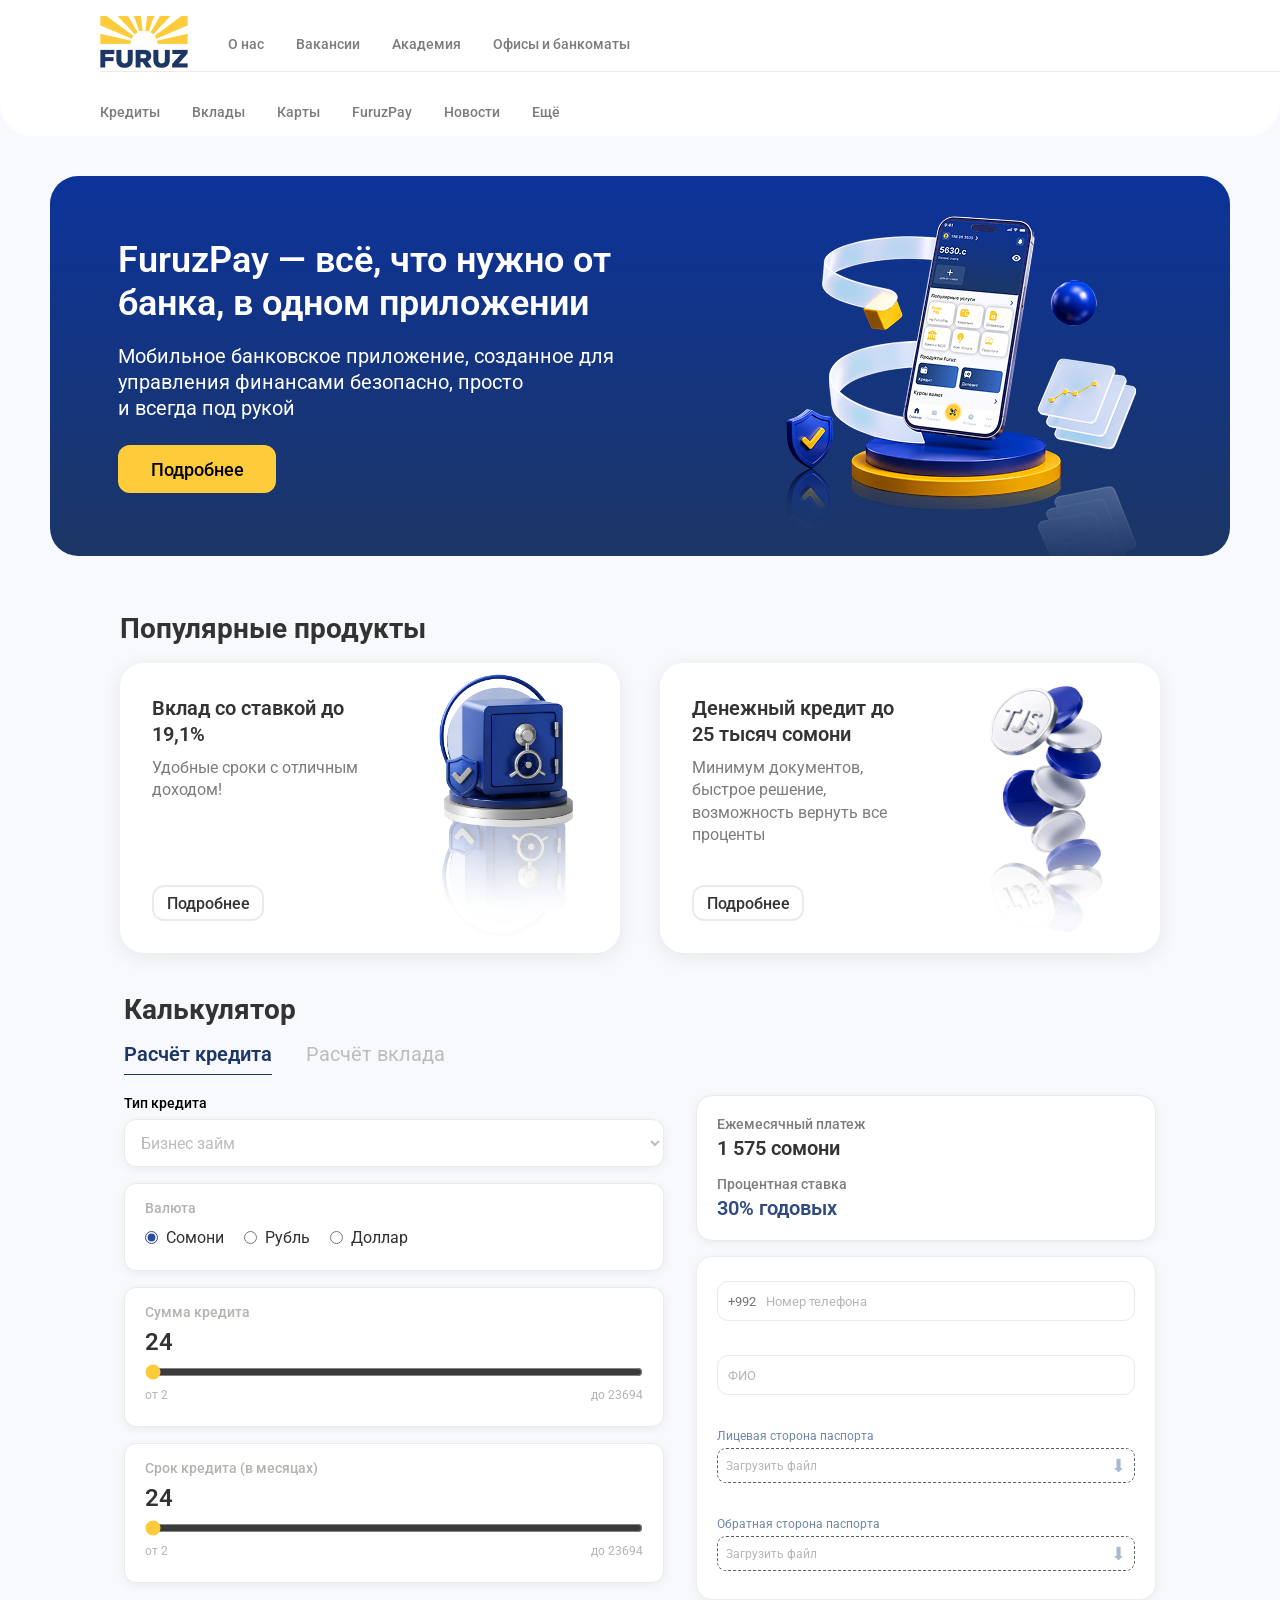
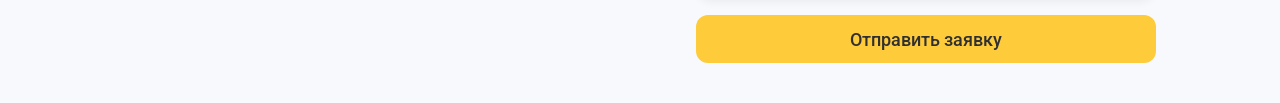
<file: furuz.html>
<!DOCTYPE html>
<html lang="ru">
<head>
    <meta charset="UTF-8">
    <meta name="viewport" content="width=device-width, initial-scale=1.0">
    <title>Furuz</title>
    <link rel="stylesheet" href="style.css">
</head>

<body>
    <header class="header">
        <div class="header__top">
            <div class="logo">
                <a href="http://127.0.0.1:5500/furuz.html" title="Главная страница Furuz">
                    <img src="images/Component 1.png" alt="Логотип Furuz">
                </a>
            </div>
            <nav class="header-nav">
                <ul class="header-nav__list">
                    <li><a href="#about-us">О нас</a></li>
                    <li><a href="#vacancy">Вакансии</a></li>
                    <li><a href="#academy">Академия</a></li>
                    <li><a href="#offices">Офисы и банкоматы</a></li>
                </ul>
            </nav>
            <nav class="language-nav">
                <ul class="language-nav__list">
                    <li><a href="#russian">Русский</a></li>
                    <li><a href="#tajik">Тоҷикӣ</a></li>
                    <li><a href="#english">English</a></li>
                </ul>
            </nav>
        </div>
        <nav class="main-nav">
            <ul class="main-nav__list">
                <li><a href="#credits">Кредиты</a></li>
                <li><a href="#deposits">Вклады</a></li>
                <li><a href="#cards">Карты</a></li>
                <li><a href="#furuzpay">FuruzPay</a></li>
                <li><a href="#news">Новости</a></li>
                <li><a href="#more">Ещё</a></li>
            </ul>
        </nav>
    </header>

    <main>

        <!-- БАННЕР -->
        <section class="banner">
            <div class="banner__content">
                <h1 class="banner__title">
                    FuruzPay — всё, что нужно от банка, в одном приложении
                </h1>
                <p class="banner__description">
                    Мобильное банковское приложение, созданное для
                    <br>
                    управления финансами безопасно, просто
                    <br>
                    и всегда под рукой
                </p>
                <button class="banner__button" type="button">
                    Подробнее
                </button>
            </div>

            <div class="banner__image">
                <img
                    src="images/mockup-Photoroom 1.png"
                    alt="FuruzPay — мобильное банковское приложение"
                >
            </div>
        </section>

        <!-- ПОПУЛЯРНЫЕ ПРОДУКТЫ -->
        <section class="popular-products">
            <h2 class="popular-products__title">
                Популярные продукты
            </h2>
            <div class="popular-products__list">

                <!-- КАРТОЧКА ДЕПОЗИТА -->
                <article class="product-card product-card--deposit">
                    <div class="product-card__content">
                        <h3 class="product-card__title">
                            Вклад со ставкой до 19,1%
                        </h3>
                        <p class="product-card__description">
                            Удобные сроки с отличным доходом!
                        </p>
                    
                        <button class="product-card__button" type="button">
                            Подробнее
                        </button>
                    </div>

                    <div class="product-card__image">
                        <img
                            src="images/6d524888130d2614281e66a0fe5a9d93a70d2146.png"
                            alt="Вклад"
                        >
                    </div>
                </article>

                <!-- КАРТОЧКА КРЕДИТА -->
                <article class="product-card product-card--credit">
                    <div class="product-card__content">
                        <h3 class="product-card__title">
                            Денежный кредит до 25 тысяч сомони
                        </h3>
                        <p class="product-card__description">
                            Минимум документов,
                            быстрое решение,
                            возможность вернуть все проценты
                        </p>
                        <button class="product-card__button" type="button">
                            Подробнее
                        </button>
                    </div>

                    <div class="product-card__image">
                        <img
                            src="images/6b54fa308302a384167720aa1dbff1b5954d5fb0.png"
                            alt="Денежный кредит"
                        >
                    </div>
                </article>
            </div>
        </section>

        <!-- КАЛЬКУЛЯТОР -->
        <section class="calculator">
            <div>    
                <h2 class="calculator__title">
                    Калькулятор
                </h2>

                <!-- ВКЛАДКИ КАЛБКУЛЯТОРА -->
                <nav class="calculator__tabs">
                    <button
                        class="calculator__tab calculator__tab--active"
                        type="button"
                    >
                        Расчёт кредита
                    </button>
                    <button class="calculator__tab" type="button">
                        Расчёт вклада
                    </button>
                </nav>
            </div>

            <!-- СОДЕРЖИМОЕ КАЛЬКУЛЯТОРА -->
            <div class="calculator__content">
                <section class="calculator__settings">
                    <div class="credit__type">
                        <label class="calculator__label" for="credit-type">
                            Тип кредита
                        </label>
                        <select class="calculator__select" id="credit-type">
                            <option>Бизнес займ</option>
                            <option>1</option>
                            <option>2</option>
                            <option>3</option>
                        </select>
                    </div>

                    <!-- ВАЛЮТА -->
                    <div class="currency">
                        <h3 class="currency__title">
                            Валюта
                        </h3>
                        <div class="currency__options">
                            <div class="currency__option">
                                <input
                                    type="radio"
                                    id="tjs"
                                    name="currency"
                                    value="tjs"
                                    checked
                                >
                                <label for="tjs">Сомони</label>
                            </div>

                            <div class="currency__option">
                                <input
                                    type="radio"
                                    id="rub"
                                    name="currency"
                                    value="rub"
                                >
                                <label for="rub">Рубль</label>
                            </div>

                            <div class="currency__option">
                                <input
                                    type="radio"
                                    id="usd"
                                    name="currency"
                                    value="usd"
                                >
                                <label for="usd">Доллар</label>
                            </div>
                        </div>
                    </div>

                    <div class="credit__details">
                        <div class="credit__amount">
                            <label for="credit-amount">Сумма кредита</label>
                            <output>24</output>
                            <input
                                type="range"
                                id="credit-amount"
                                min="2"
                                max="23694"
                                value="24"
                                step="1"
                            >
                            <div class="credit__range-labels">
                                <span>от 2</span>
                                <span>до 23694</span>
                            </div>
                        </div>

                        <div class="credit__period">
                            <label for="credit-period">Срок кредита (в месяцах)</label>
                            <output>24</output>
                            <input
                                type="range"
                                id="credit-period"
                                min="2"
                                max="23694"
                                value="24"
                                step="1"
                            >
                            <div class="credit__range-labels">
                                <span>от 2</span>
                                <span>до 23694</span>
                            </div>
                        </div>
                    </div>
                </section> 

                <!-- РЕЗУЛЬТАТ КАЛЬКУЛЯТОРА -->
                <section class="calculator__result">
                    <div class="calculator__result-card">
                        <div class="monthly__payment">
                            <h3>Ежемесячный платеж</h3>
                            <p>1 575 сомони</p>
                        </div>
                        <div class="percentage__rate">
                            <h3>Процентная ставка</h3>
                            <p style="color: #2F4B7F;">30% годовых</p>
                        </div>
                    </div>
                    <form class="application">
                        <div class="application__fields">
                            <div class="application__field application__field--phone">
                                <span class="application__prefix">+992</span>
                                <input
                                    class="application__input"
                                    type="tel"
                                    id="phone"
                                    name="phone"
                                    placeholder="Номер телефона"
                                >
                            </div>
                            <div class="application__field">
                                <input
                                    class="application__input"
                                    type="text"
                                    id="full-name"
                                    name="full-name"
                                    placeholder="ФИО"
                                >
                            </div>

                            <div class="application__upload">
                                <label class="application__label" for="passport-front">
                                    Лицевая сторона паспорта
                                </label>

                                <label class="application__file-label" for="passport-front">
                                    <span>Загрузить файл</span>
                                    <span class="application__file-icon">⬇</span>
                                </label>

                                <input
                                    class="application__file-input"
                                    type="file"
                                    id="passport-front"
                                    name="passport-front"
                                    accept="image/*,.pdf"
                                >
                            </div>

                            <div class="application__upload">
                                <label class="application__label" for="passport-back">
                                    Обратная сторона паспорта
                                </label>

                                <label class="application__file-label" for="passport-front">
                                    <span>Загрузить файл</span>
                                    <span class="application__file-icon">⬇</span>
                                </label>

                                <input
                                    class="application__file-input"
                                    type="file"
                                    id="passport-back"
                                    name="passport-back"
                                    accept="image/*,.pdf"
                                >
                             </div>
                        </div>
                    </form>
                    <button class="application__button" type="submit">
                        Отправить заявку
                    </button>    
                </section>
            </div>
        </section>

    </main>

</body>
</html>
</file>
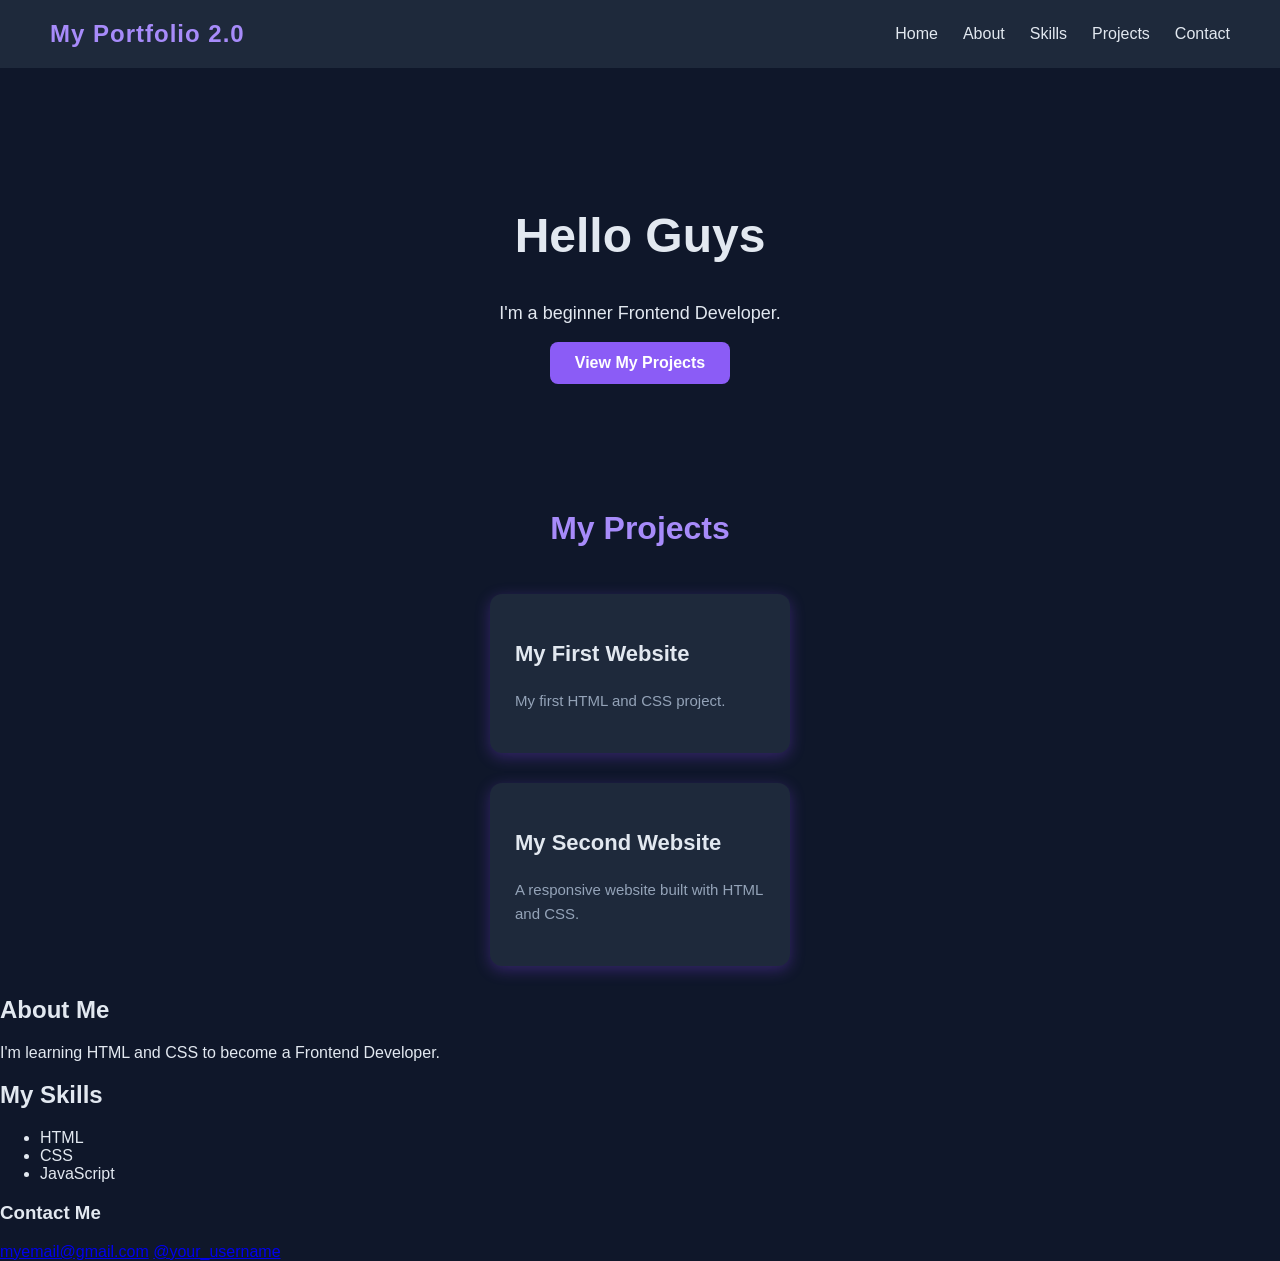
<file: my portfolio 2.0/myportfolio_2.0.html>
<!DOCTYPE html>
<html lang="en">
<head>
    <meta charset="UTF-8">
    <meta name="viewport" content="width=device-width, initial-scale=1.0">
    <link rel="stylesheet" href="style.css">   
    <title>My Portfolio 2.0</title>
</head>
<body>
    <header>
        <nav>
            <a class="logo" href="http://127.0.0.1:5500/my%20portfolio%202.0/myportfolio_2.0.html">My Portfolio 2.0</a>

            <ul>
                <li><a href="#home">Home</a></li>
                <li><a href="#about">About</a></li>
                <li><a href="#skills">Skills</a></li>
                <li><a href="#projects">Projects</a></li>
                <li><a href="#contact">Contact</a></li>
            </ul>
        </nav>
    </header>

    <main>
        <section id="home">
            <h1>Hello Guys</h1>
            <p>I'm a beginner Frontend Developer.</p>
            <a href="#projects">View My Projects</a>
        </section>
        
        <section id="projects">
            <h2>My Projects</h2>

            <div class="project-card">
                <h3>My First Website</h3>
                <p>My first HTML and CSS project.</p>
            </div>

            <div class="project-card">
                <h3>My Second Website</h3>
                <p>A responsive website built with HTML and CSS.</p>
            </div>
        </section>

        <section id="about">
            <h2>About Me</h2>
            <p>I'm learning HTML and CSS to become a Frontend Developer.</p>
        </section>

        <section id="skills">
            <h2>My Skills</h2>

            <ul>
                <li>HTML</li>
                <li>CSS</li>
                <li>JavaScript</li>
            </ul>
        </section>

        <section id="contact">
            <h3>Contact Me</h3>
            
            <a href="mailto:myemail@gmail.com">myemail@gmail.com</a>
            <a href="https://t.me/your_username">@your_username</a>
        </section>
    </main>
    
</body>
</html>
</file>
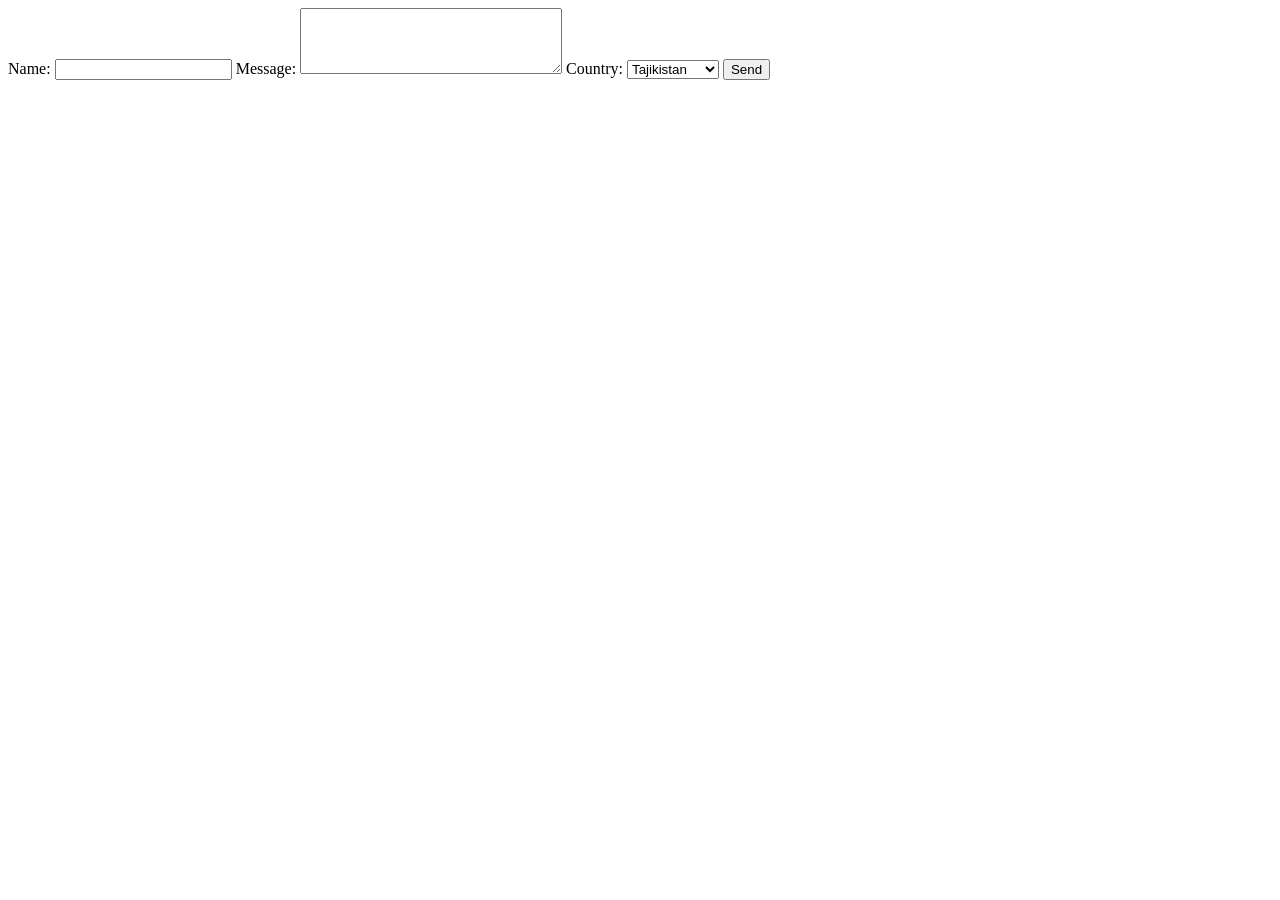
<file: workouts/14_07.html>
<!DOCTYPE html>
<html lang="en">
<head>
    <meta charset="UTF-8">
    <meta name="viewport" content="width=device-width, initial-scale=1.0">
    <title>Practice work day 14/07</title>
</head>
<body>
    <label for="username">
        Name:
    </label>
    <input
        type="text"
        id="username"
    >
    <label for="message">
        Message:
    </label>
    <textarea
        id="message"
        rows="4"
        cols="30"
    >
    </textarea>

    <label for="country">
        Country:
    </label>

    <select id="country">
        <option>Tajikistan</option>
        <option>Kazakhstan</option>
        <option>Uzbekistan</option>
    </select>
    <button>Send</button>
</body>
</html>
</file>
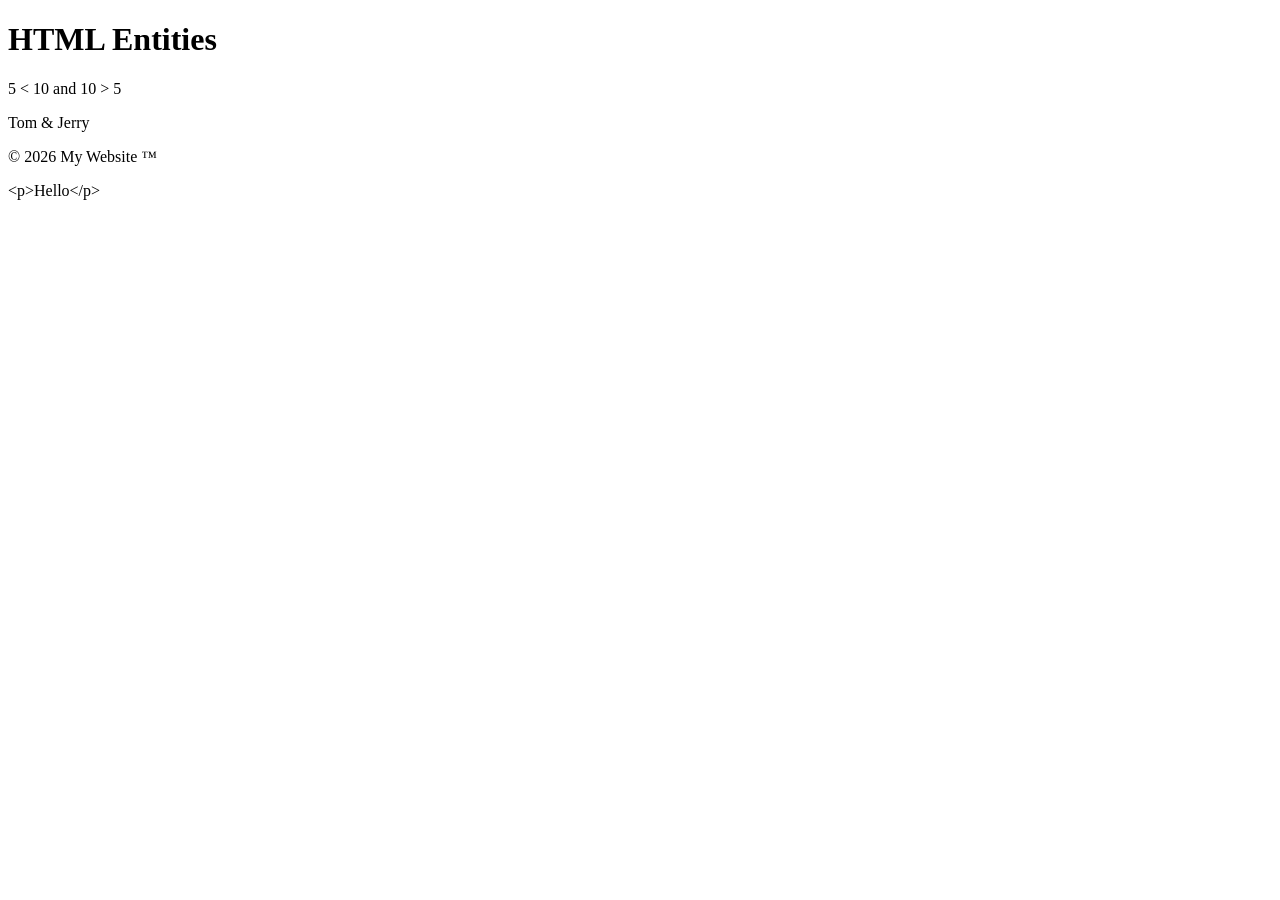
<file: workouts/entities.html>
<!DOCTYPE html>
<html lang="en">
<head>
    <meta charset="UTF-8">
    <meta name="viewport" content="width=device-width, initial-scale=1.0">
    <title>HTML Entities</title>
</head>
<body>
    <h1>HTML Entities</h1>
    <p>5 &lt; 10 and 10 &gt; 5</p>
    <p>Tom &amp; Jerry</p>
    <p>&copy; 2026 My Website &trade;</p>
    <p>&lt;p&gt;Hello&lt;/p&gt;</p>
</body>
</html>
</file>
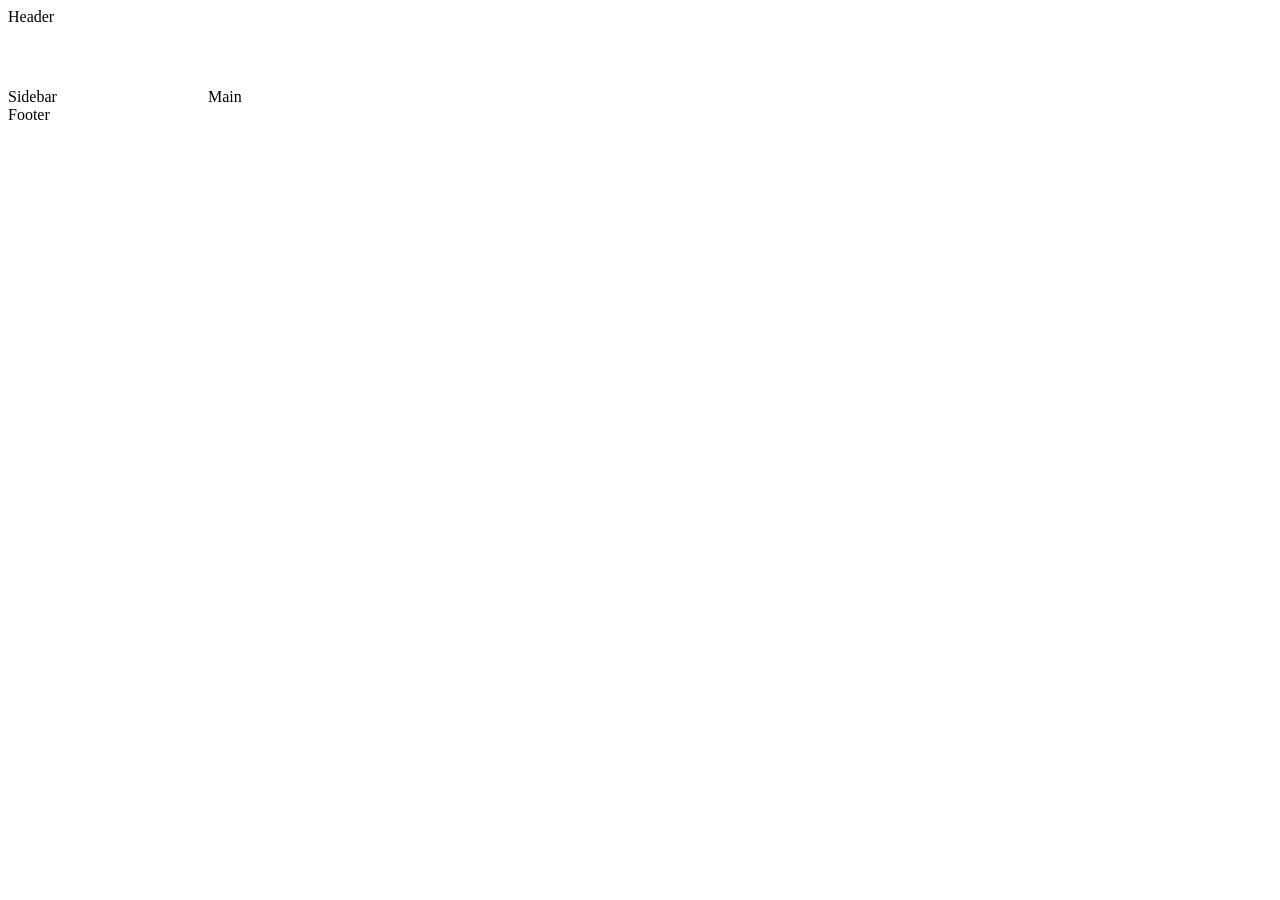
<file: workouts/grid.html>
<!DOCTYPE html>
<html lang="en">
<head>
    <meta charset="UTF-8">
    <meta name="viewport" content="width=device-width, initial-scale=1.0">
    <title>Grid Test</title>

    <link rel="stylesheet" href="grid.css">
</head>

<body>

    <div class="layout">
        <header>Header</header>
        <aside>Sidebar</aside>
        <main>Main</main>
        <footer>Footer</footer>
    </div>

</body>
</html>
</file>
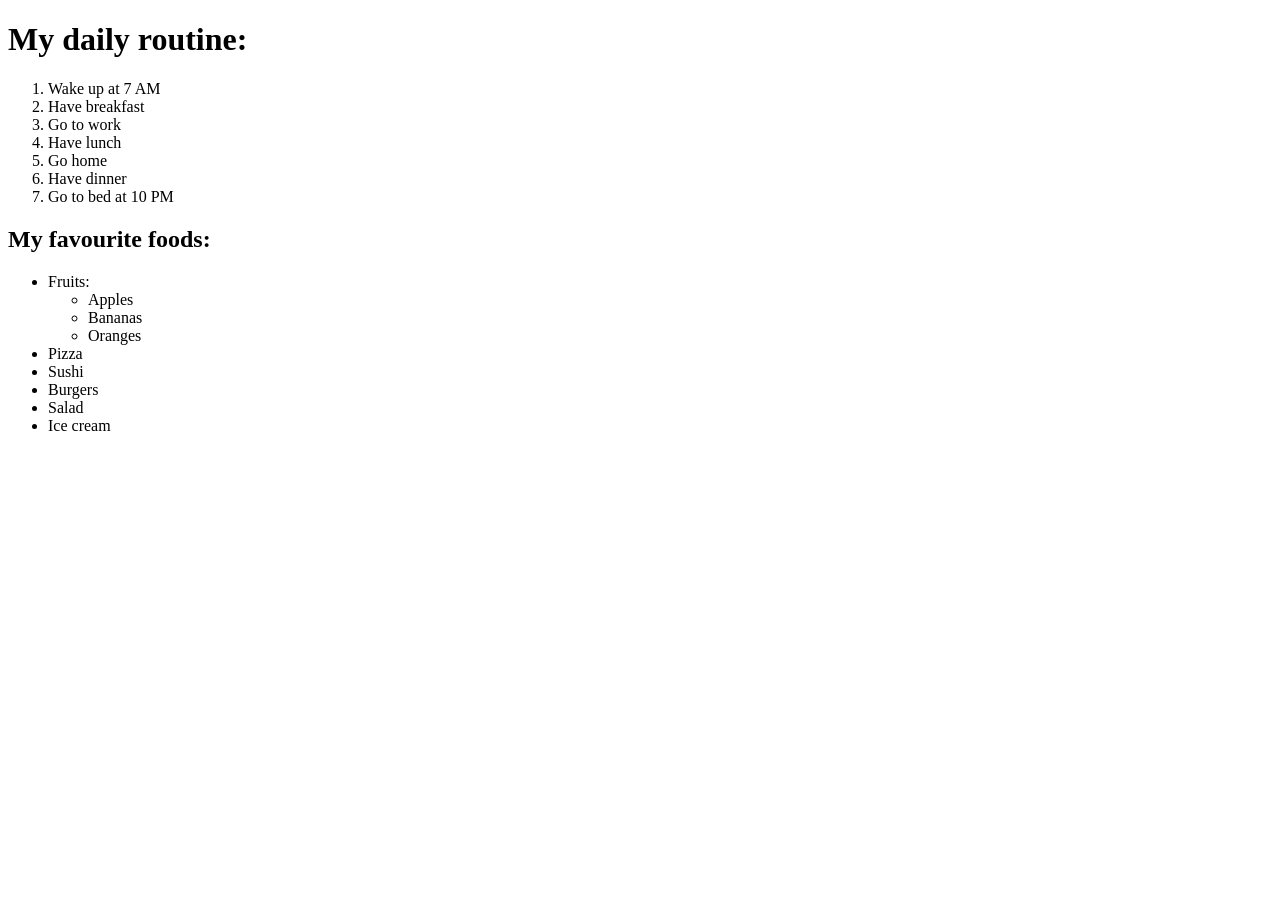
<file: workouts/lists.html>
<!DOCTYPE html>
<html lang="en">
<head>
    <meta charset="UTF-8">
    <meta name="viewport" content="width=device-width, initial-scale=1.0">
    <title>Document</title>
</head>
<body>
        <h1>My daily routine:</h1>

            <ol>
                <li>Wake up at 7 AM</li>
                <li>Have breakfast</li>
                <li>Go to work</li>
                <li>Have lunch</li>
                <li>Go home</li>
                <li>Have dinner</li>
                <li>Go to bed at 10 PM</li>
            </ol>
    
        <h2>My favourite foods:</h2>

            <ul>
                <li>Fruits:
                    <ul>
                        <li>Apples</li>
                        <li>Bananas</li>
                        <li>Oranges</li>
                    </ul>
                </li>
                <li>Pizza</li>
                <li>Sushi</li>
                <li>Burgers</li>
                <li>Salad</li>
                <li>Ice cream</li>
            </ul>
</body>
</html>
</file>
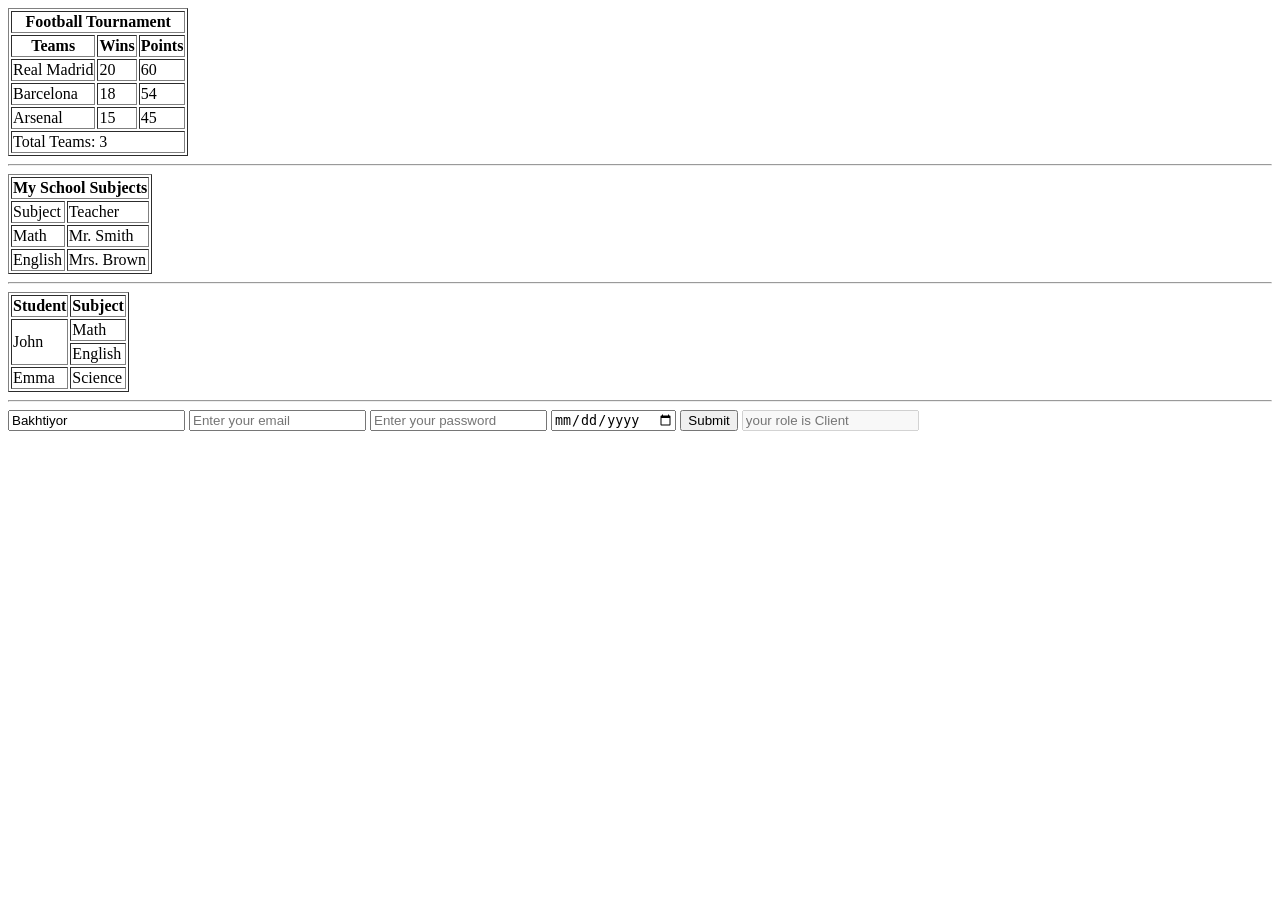
<file: workouts/tables.html>
<!DOCTYPE html>
<html lang="en">
<head>
    <meta charset="UTF-8">
    <meta name="viewport" content="width=device-width, initial-scale=1.0">
    <title>TABLES</title>
</head>
<body>
    <table border="1">

        <thead>
            <tr>
                <th colspan="3">
                    Football Tournament
                </th>
            </tr>

            <tr>
                <th>Teams</th>
                <th>Wins</th>
                <th>Points</th>
            </tr>
        </thead>

        <tbody>
            <tr>
                <td>Real Madrid</td>
                <td>20</td>
                <td>60</td>
            </tr>

            <tr>
                <td>Barcelona</td>
                <td>18</td>
                <td>54</td>
            </tr>

            <tr>
                <td>Arsenal</td>
                <td>15</td>
                <td>45</td>
            </tr>
        </tbody>

        <tfoot>
            <tr>
                <td colspan="3">
                    Total Teams: 3
                </td>
            </tr>
        </tfoot>
    </table>

    <hr>

    <table border="1"> 
        <thead>
            <tr>
                <th colspan="2">
                    My School Subjects
                </th>
            </tr>

            <tr>
                <td>Subject</td>
                <td>Teacher</td>
            </tr>
        </thead>

        <tbody>    
            <tr>
                <td>Math</td>
                <td>Mr. Smith</td>
            </tr>

            <tr>
                <td>English</td>
                <td>Mrs. Brown</td>
            </tr>
        </tbody>
    </table>
<hr>
    <table border="1">
        <thead>
            <tr>
                <th>Student</th>
                <th>Subject</th>
            </tr>
        </thead>

        <tbody>
            <tr>
                <td rowspan="2">John</td>
                <td>Math</td>
            </tr>

            <tr>
                <td>English</td>
            </tr>

            <tr>
                <td>Emma</td>
                <td>Science</td>
            </tr>
        </tbody>
    </table>
<hr>
    <form>
        <input type="text" placeholder="Enter your name" value="Bakhtiyor">
        <input 
            type="email" 
            placeholder="Enter your email" 
            required
        >
        <input type="password" placeholder="Enter your password">
        <input type="date">
        <input type="submit" placeholder="Sign up">
        <input 
            type="text" 
            placeholder="your role is Client" 
            disabled
        >
    </form>
</body>
</html>
</file>
<file: style.css>
@import url('https://fonts.googleapis.com/css2?family=Roboto:wght@400;500;600;700&display=swap');

* {
    font-family: 'Roboto', sans-serif;
    box-sizing: border-box;
    margin: 0;
    padding: 0;
    letter-spacing: 0%;
}

body {
    margin: 0;
    background-color: #F7F9FC;
    font-family: 'Roboto', sans-serif;
}

.header {
    display: flex;
    flex-direction: column;
    justify-content: space-between;
    padding: 16px 100px;
    gap: 16px;
    background-color: #FFFFFF;
    height: 136px;
    border-bottom-left-radius: 32px;
    border-bottom-right-radius: 32px;
    font-weight: 500;
    font-size: 14px;
}

.header__top {
    display: flex;
    align-items: center;
    gap: 40px;
    width: 1654px;
    margin: 0;
    border-bottom: 1px solid #EBEBEB;
}

.header-nav__list,
.language-nav__list,
.main-nav__list {
    list-style: none;
    display: flex;
    gap: 32px;
}

.header a {
    text-decoration: none;
    color: #7C7C7C;
}

.language-nav {
    margin-left: auto;
}

.main-nav__list {
    width: 1654px;
    padding-left: 0;
}

.banner {
    display: flex;
    align-items: center;
    margin: 40px auto;
    background: linear-gradient(to bottom, #0C339A, #1C3665);
    border-radius: 28px;
    width: 1180px;
    height: 380px;
    overflow: hidden;
}

.banner__content {
    box-sizing: border-box;
    width: 624px;
    padding: 48px 48px 48px 68px;
}

.banner__title {
    margin: 0 0 16px;
    color: #FFFFFF;
    font-weight: 600;
    width: 556px;
    height: 88px;
    font-size: 36px;
    line-height: 1.2;
}

.banner__description {
    color: #FFFFFF;
    font-size: 20px;
    font-weight: 400;
    line-height: 1.3;
    width: 556px;
    height: 72px;
    margin-bottom: 30px;
}

.banner__button {
    width: 158px;
    height: 48px;
    background-color: #FECB3A;
    padding: 12px 32px;
    border: none;
    border-radius: 12px;
    font-weight: 500;
    font-size: 18px;
    cursor: pointer;
}

.banner__image {
    flex: 1;
    display: flex;
    justify-content: center;
    align-items: center;
    min-width: 0;
}

.banner__image img {
    max-width: 100%;
    max-height: 100%;
    object-fit: cover;
}

.popular-products {
    width: 1040px;
    max-width: calc(100% - 40px);
    margin: 56px auto 0;
    padding: 0;
}

.popular-products__title {
    font-size: 28px;
    font-weight: 700;
    color: #333333;
    margin: 0 0 18px;
}

.popular-products__list {
    display: flex;
    gap: 40px;
    width: 100%;
    align-items: center;
    justify-content: center;
}

.product-card {
    display: flex;
    flex: 1;
    min-width: 0;
    height: 290px;
    background-color: #FFFFFF;
    border-radius: 24px;
    box-shadow: 0 4px 20px rgba(0, 0, 0, 0.08);
}

.product-card__content {
    display: flex;
    flex-direction: column;
    padding: 32px 12px 32px 32px;
    gap: 10px;
    flex: 1;
    min-width: 0;
    color: #333333;
    letter-spacing: 0;
}

.product-card__title {
    font-size: 20px;
    font-weight: 600;
    line-height: 1.3;
    margin: 0;
}

.product-card__description {
    font-size: 16px;
    font-weight: 400;
    line-height: 1.4;
    color: #7C7C7C;
    margin: 0;
}

.product-card__image {
    width: 228px;
    height: 300px;
    flex-shrink: 0;
    display: flex;
    align-items: center;
    justify-content: center;
}

.product-card__image img {
    height: 100%;
    max-width: none;
}

.product-card__button {
    width: 112px;
    height: 36px;
    background-color: #FFFFFF;
    border: 2px solid #EBEBEB;
    border-radius: 12px;
    font-size: 16px;
    font-weight: 500;
    color: #333333;
    cursor: pointer;
    margin-top: auto;
}

.calculator {
    width: 100%;
    max-width: 1032px;
    margin: 40px auto;
    display: flex;
    flex-direction: column;
}

.calculator__title {
    font-size: 28px;
    font-weight: 700;
    color: #333333;
    margin: 0 0 16px;
}

.calculator__tabs {
    display: flex;
    align-items: center;
    gap: 34px;
    margin-bottom: 20px;
}

.calculator__tab {
    padding: 0 0 8px;
    border: none;
    border-bottom: 1px solid transparent;
    background: transparent;
    font-family: inherit;
    font-size: 20px;
    font-weight: 400;
    color: #BDBDBD;
    cursor: pointer;
}

.calculator__tab--active {
    color: #1C3665;
    font-weight: 600;
    border-bottom: 1px solid #1C3665;
}

.calculator__content {
    display: grid;
    grid-template-columns: minmax(0, 540fr) minmax(0, 460fr);
    gap: 32px;
    width: 100%;
    align-items: start;
}

.calculator__settings,
.calculator__result {
    width: 100%;
    min-width: 0;
}

.calculator__settings {
    display: flex;
    flex-direction: column;
    gap: 16px;
}

.calculator__label {
    font-size: 14px;
    font-weight: 500;
}

.credit__type {
    display: flex;
    flex-direction: column;
    gap: 8px;
    width: 100%;
}

.calculator__select {
    width: 100%;
    height: 48px;
    padding: 0 12px;
    border: 1px solid #EBEBEB;
    border-radius: 12px;
    background-color: #FFFFFF;
    font-family: inherit;
    font-size: 16px;
    font-weight: 400;
    color: #BDBDBD;
    cursor: pointer;
}

.currency {
    display: flex;
    flex-direction: column;
    gap: 12px;
    width: 100%;
    height: 88px;
    padding: 16px 20px;
    border: 1px solid #EBEBEB;
    border-radius: 12px;
    background-color: #FFFFFF;
}

.currency__title {
    margin: 0;
    font-size: 14px;
    font-weight: 500;
    color: #B5B2B0;
}

.currency__options {
    display: flex;
    align-items: center;
    gap: 20px;
}

.currency__option {
    display: flex;
    align-items: center;
    gap: 8px;
    font-size: 16px;
    font-weight: 400;
    color: #303030;
}

.currency__option input {
    margin: 0;
    accent-color: #2D4D9B;
}

.credit__details {
    display: flex;
    flex-direction: column;
    gap: 16px;
    width: 100%;
}

.credit__amount,
.credit__period {
    display: flex;
    flex-direction: column;
    gap: 8px;
    width: 100%;
    height: 140px;
    padding: 16px 20px;
    border: 1px solid #EBEBEB;
    border-radius: 12px;
    background-color: #FFFFFF;
}

.credit__amount label,
.credit__period label {
    font-size: 14px;
    font-weight: 500;
    color: #B5B2B0;
}

.credit__amount output,
.credit__period output {
    font-size: 24px;
    font-weight: 600;
    color: #333333;
}

.credit__amount input,
.credit__period input {
    width: 100%;
    margin: 0;
    accent-color: #FECB3A;
    cursor: pointer;
}

.credit__range-labels {
    display: flex;
    justify-content: space-between;
    font-size: 12px;
    font-weight: 400;
    color: #B5B2B0;
}

.calculator__result {
    display: flex;
    flex-direction: column;
    gap: 15px;
}

.calculator__result-card {
    display: flex;
    flex-direction: column;
    width: 100%;
    max-height: 152px;
    padding: 20px;
    gap: 16px;
    border-radius: 16px;
    background-color: #FFFFFF;
    border: 1px solid #EBEBEB;
}

.calculator__result-card h3 {
    margin: 0 0 4px;
    font-size: 14px;
    font-weight: 500;
    color: #7C7C7C;
}

.calculator__result-card p {
    margin: 0;
    font-size: 20px;
    font-weight: 600;
    color: #333333;
}

.calculator__result-card div:last-child p {
    color: #2D4D9B;
}

.application {
    display: flex;
    flex-direction: column;
    gap: 16px;
    width: 100%;
}

.application__fields {
    display: flex;
    flex-direction: column;
    gap: 34px;
    width: 460px;
    height: 344px;
    padding: 24px 20px;
    background-color: #FFFFFF;
    border: 1px solid #EEEEEE;
    border-radius: 16px;
}

.application__field {
    display: flex;
    align-items: center;
    width: 100%;
    height: 40px;
    padding: 0 10px;
    border: 1px solid #EAEAEA;
    border-radius: 11px;
    background-color: #FFFFFF;
}

.application__field--phone {
    gap: 10px;
}

.application__prefix {
    font-size: 13px;
    color: #777777;
}

.application__input {
    width: 100%;
    min-width: 0;
    height: 100%;
    border: none;
    outline: none;
    background: transparent;
    font-family: inherit;
    font-size: 13px;
    color: #333333;
}

.application__input::placeholder {
    color: #B5B5B5;
}

.application__upload {
    display: flex;
    flex-direction: column;
    gap: 5px;
    width: 100%;
}

.application__label {
    font-size: 12px;
    color: #7185A5;
}

.application__file-input {
    position: absolute;
    opacity: 0;
}

.application__file-label {
    display: flex;
    align-items: center;
    justify-content: space-between;
    width: 100%;
    height: 35px;
    padding: 0 8px;
    border: 1px dashed #5e6065;
    border-radius: 9px;
    font-size: 12px;
    color: #B5B5B5;
    cursor: pointer;
}

.application__file-icon {
    color: #AABBD1;
    font-size: 18px;
}

.application__button {
    font-size: 18px;
    font-weight: 500;
    color: #303030;
    width: 460px;
    height: 48px;
    background-color: #FECB3A;
    border-radius: 12px;
    padding: 12px 32px;
    border: none;
    cursor: pointer;
}

.calculator__select,
.currency,
.credit__amount,
.credit__period,
.calculator__result-card,
.application__fields {
    box-shadow: 0 2px 10px rgba(0, 0, 0, 0.06);
}
</file>
<file: my portfolio 2.0/style.css>
body {
    margin: 0;
    font-family: Arial, sans-serif;
    background-color: #0f172a;
    color: #e2e8f0;
}

header {
    background-color: #1e293b;
    padding: 20px 50px;
}

nav {
    display: flex;
    justify-content: space-between;
    align-items: center;
}

nav ul {
    list-style: none;
    margin: 0;
    padding: 0;
    display: flex;
    gap: 25px;
}

nav a {
    text-decoration: none;
    color: #e2e8f0;
}

nav ul a:hover {
    color: #a78bfa;
}

.logo {
    font-size: 24px;
    font-weight: bold;
    color: #a78bfa;
    letter-spacing: 1px;
}

#home {
    text-align: center;
    padding: 100px 20px;
    transition: 0.3s;
}

#home h1 {
    font-size: 48px;
}

#home p {
    font-size: 18px;
}

#home a {
    display: inline-block;
    background-color: #8b5cf6;
    color: white;
    text-decoration: none;
    padding: 12px 25px;
    border-radius: 8px;
    font-weight: bold;
}

#home a:hover {
    background-color: #7c3aed;
}

.project-card {
    background-color: #1e293b;
    padding: 25px;
    border-radius: 12px;
    width: 300px;
    margin-bottom: 10px;
    transition: 0.3s;
    box-shadow: 0 4px 15px 0 rgba(139, 69, 252, 0.3);
    max-width: 100%;
    box-sizing: border-box;
}

#projects {
    display: flex;
    flex-direction: column;
    gap: 20px;
    align-items: center;
}

#projects h2{
    font-size: 32px;
    color: #a78bfa
}

.project-card h3 {
    font-size: 22px;
    color: #e2e8f0;
}

.project-card p {
    color: #94a3b8;
    font-size: 15px;
    line-height: 1.6;
}

.project-card:hover {
    background-color: #334155;
    transform: translateY(-5px);
    box-shadow: 0 8px 25px 0 rgba(139, 69, 252, 0.45);
}

@media (max-width: 600px) {
    .project-card {
        width: 100%;
    }
}
</file>
<file: workouts/grid.css>
.layout {
    display: grid;

    grid-template-columns: 200px 1fr;
    grid-template-rows: 80px 1fr 60px;

    grid-template-areas:
        "header header"
        "sidebar main"
        "footer footer";
}

header {
    grid-area: header;
}

aside {
    grid-area: sidebar;
}

main {
    grid-area: main;
}

footer {
    grid-area: footer;
}
</file>
